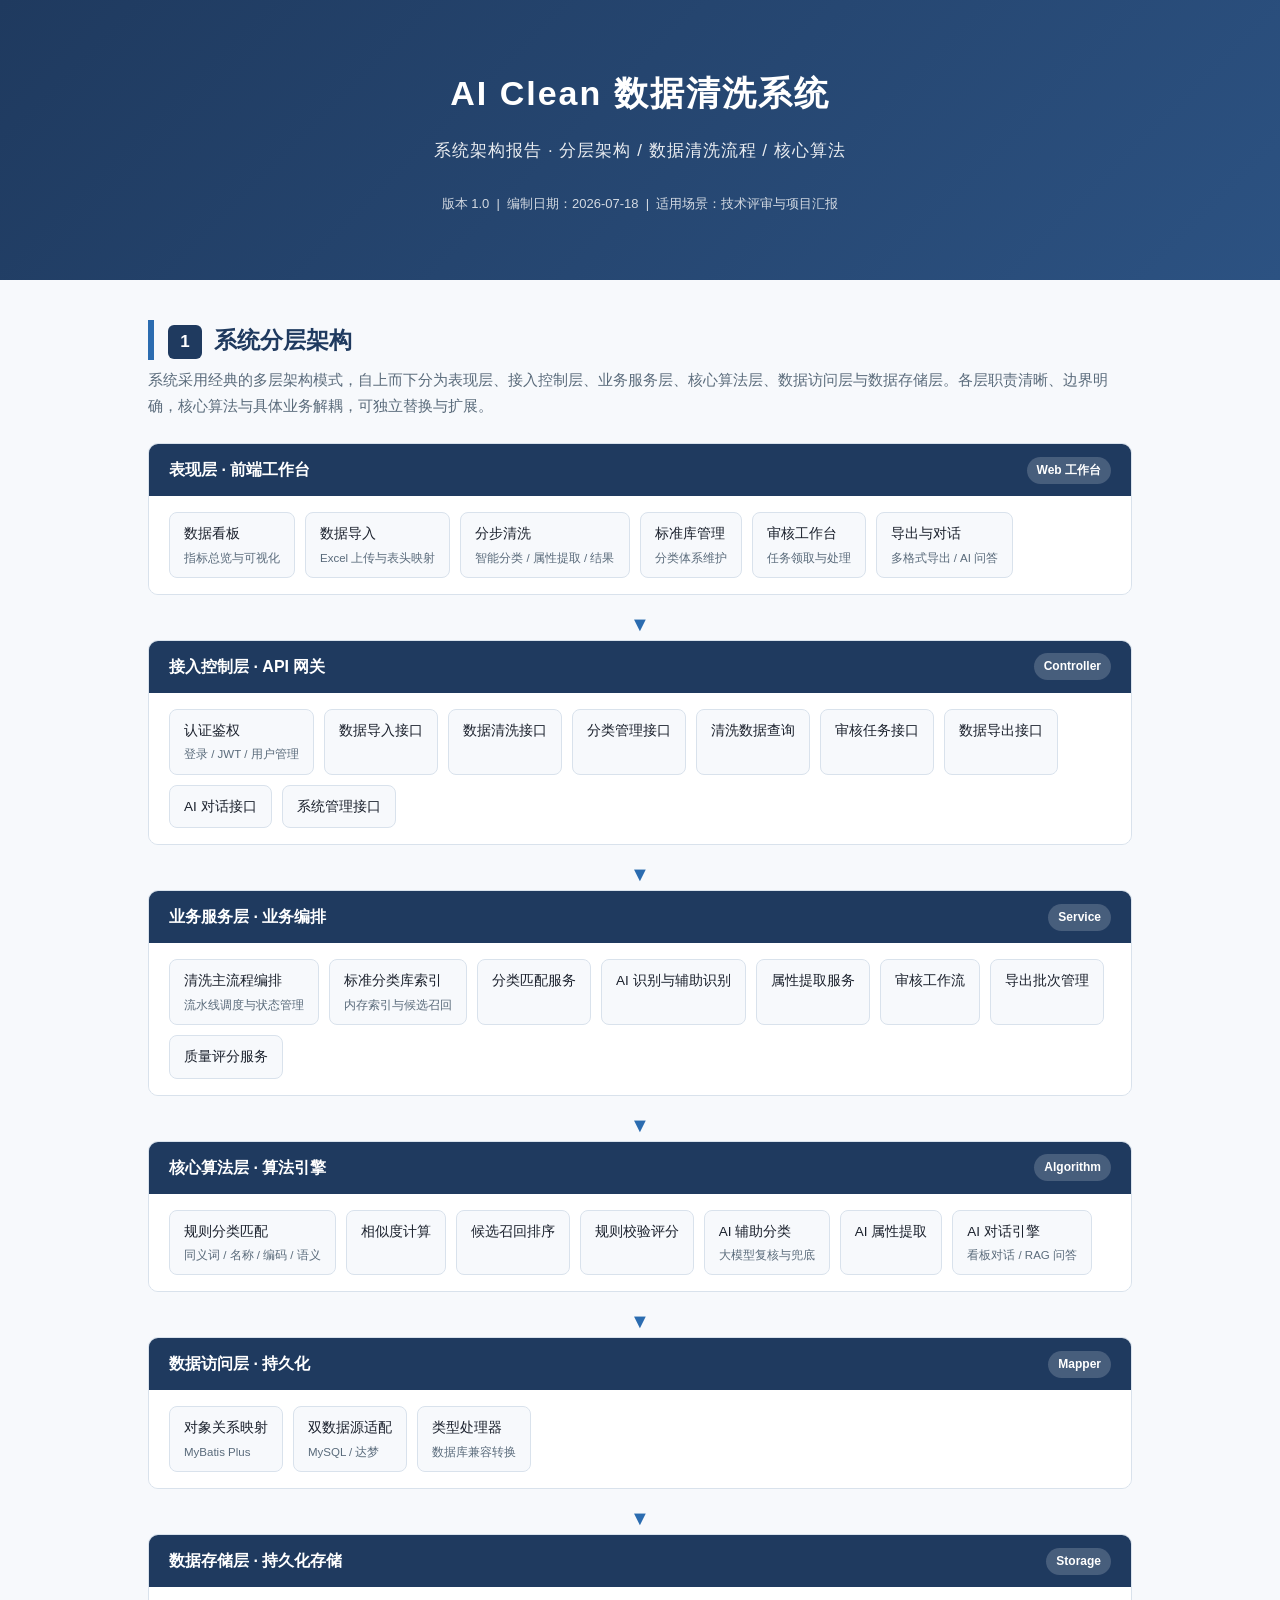
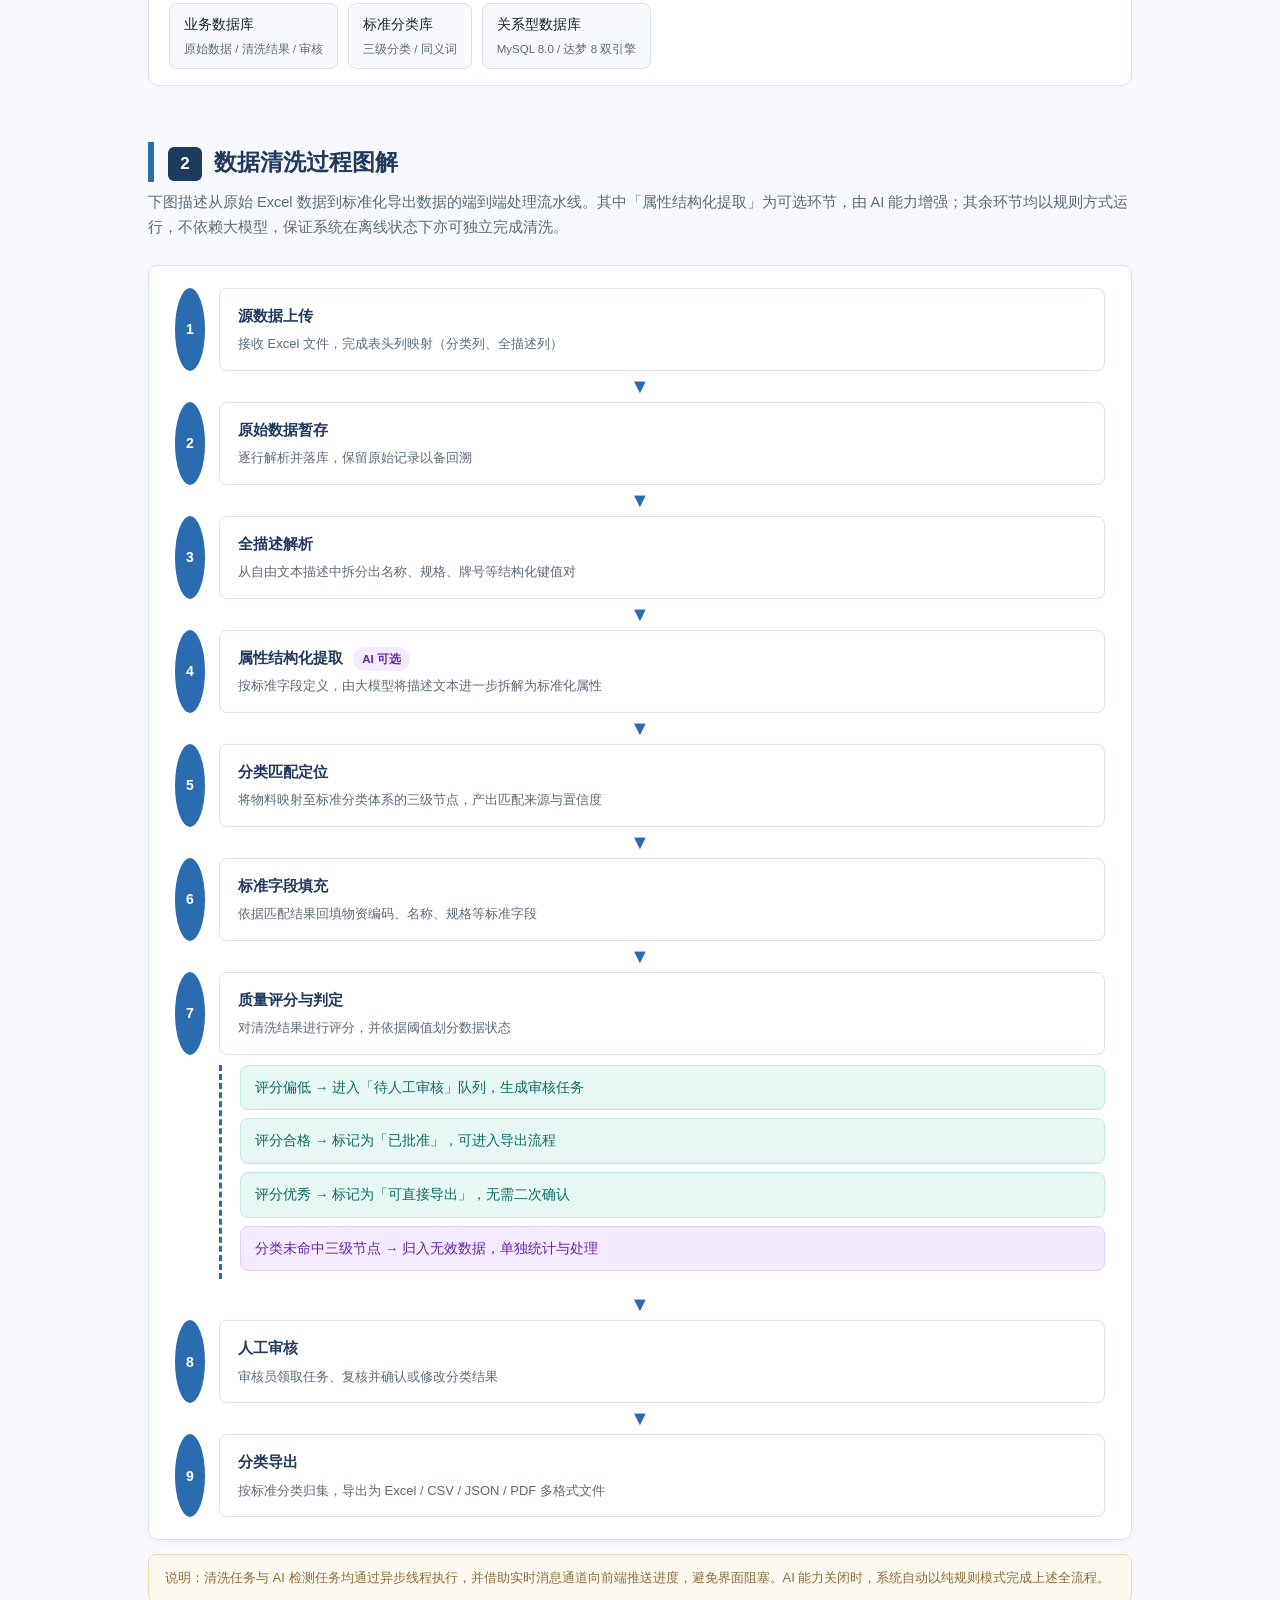
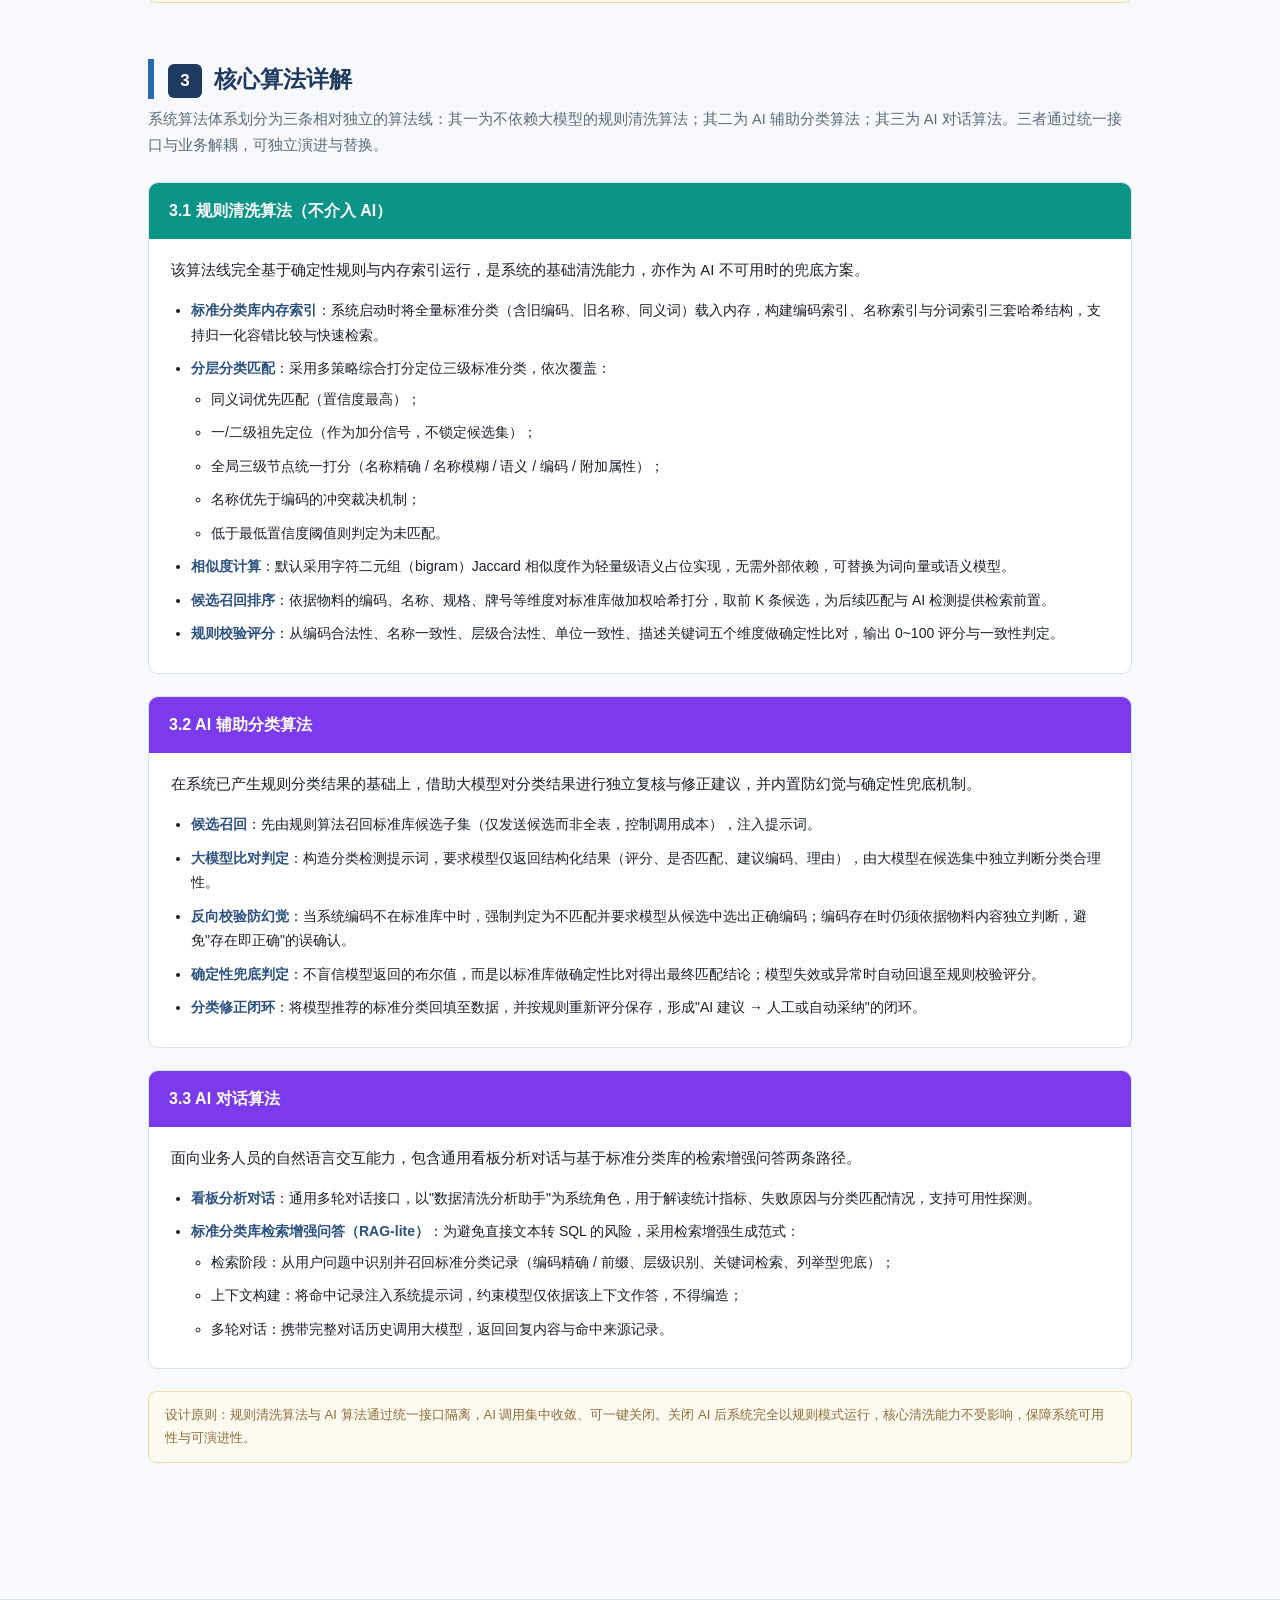
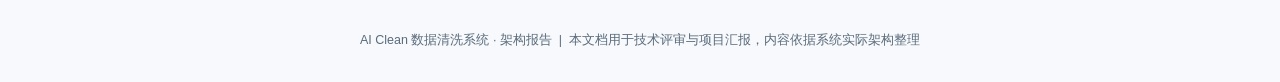
<file: data-clean-system/docs/system-architecture-report.html>
<!DOCTYPE html>
<html lang="zh-CN">
<head>
<meta charset="UTF-8">
<meta name="viewport" content="width=device-width, initial-scale=1.0">
<title>AI Clean 数据清洗系统 · 系统架构报告</title>
<style>
  :root{
    --primary:#1f3a5f;
    --primary-light:#2c5282;
    --accent:#2b6cb0;
    --bg:#f7f9fc;
    --card:#ffffff;
    --border:#d9e2ec;
    --text:#1a202c;
    --muted:#5a6b7b;
    --ai:#7c3aed;
    --ai-bg:#f3ebff;
    --rule:#0d9488;
    --rule-bg:#e6f7f4;
  }
  *{box-sizing:border-box;}
  body{
    margin:0;
    font-family:"Microsoft YaHei","PingFang SC","Segoe UI",Helvetica,Arial,sans-serif;
    color:var(--text);
    background:var(--bg);
    line-height:1.75;
    font-size:15px;
  }
  .cover{
    background:linear-gradient(135deg,var(--primary) 0%,var(--primary-light) 100%);
    color:#fff;
    padding:64px 48px;
    text-align:center;
  }
  .cover h1{font-size:34px;margin:0 0 12px;letter-spacing:2px;font-weight:700;}
  .cover .sub{font-size:17px;opacity:.9;letter-spacing:1px;}
  .cover .meta{margin-top:28px;font-size:13px;opacity:.8;}
  .container{max-width:1080px;margin:0 auto;padding:40px 48px 80px;}
  section{margin-bottom:56px;}
  h2{
    font-size:23px;color:var(--primary);
    border-left:6px solid var(--accent);
    padding-left:14px;margin:0 0 8px;font-weight:700;
  }
  h2 .num{
    display:inline-block;background:var(--primary);color:#fff;
    width:34px;height:34px;line-height:34px;text-align:center;
    border-radius:6px;font-size:17px;margin-right:12px;vertical-align:middle;
  }
  h3{font-size:18px;color:var(--primary-light);margin:28px 0 10px;font-weight:600;}
  p.lead{color:var(--muted);margin:4px 0 24px;font-size:14.5px;}
  .card{background:var(--card);border:1px solid var(--border);border-radius:10px;padding:22px 26px;box-shadow:0 2px 8px rgba(31,58,95,.05);}

  /* 分层架构 */
  .layer{margin-bottom:14px;border-radius:10px;overflow:hidden;border:1px solid var(--border);}
  .layer-head{background:var(--primary);color:#fff;padding:12px 20px;font-weight:600;font-size:16px;display:flex;justify-content:space-between;align-items:center;}
  .layer-head .tag{font-size:12px;background:rgba(255,255,255,.18);padding:3px 10px;border-radius:20px;}
  .layer-body{background:#fff;padding:16px 20px;display:flex;flex-wrap:wrap;gap:10px;}
  .comp{background:var(--bg);border:1px solid var(--border);border-radius:8px;padding:9px 14px;font-size:13.5px;color:var(--text);}
  .comp small{display:block;color:var(--muted);font-size:11.5px;margin-top:2px;}
  .flow-arrow{text-align:center;color:var(--accent);font-size:20px;margin:-2px 0;}

  /* 清洗流程 */
  .flow{display:flex;flex-direction:column;gap:0;}
  .step{display:flex;align-items:stretch;gap:0;}
  .step-box{flex:1;background:#fff;border:1px solid var(--border);border-radius:8px;padding:14px 18px;}
  .step-box .t{font-weight:600;color:var(--primary);font-size:15px;}
  .step-box .d{font-size:13px;color:var(--muted);margin-top:4px;}
  .step-num{background:var(--accent);color:#fff;width:30px;min-width:30px;display:flex;align-items:center;justify-content:center;border-radius:50%;font-weight:700;margin-right:14px;font-size:14px;}
  .branch{margin:10px 0 10px 44px;border-left:3px dashed var(--accent);padding-left:18px;}
  .branch .b{background:var(--rule-bg);border:1px solid #bfe9e2;color:#0b6b61;border-radius:8px;padding:10px 14px;font-size:13.5px;margin-bottom:8px;}
  .branch .ai-b{background:var(--ai-bg);border:1px solid #e0cffb;color:#6b21a8;}

  /* 算法卡片 */
  .algo{margin-bottom:22px;border-radius:10px;border:1px solid var(--border);overflow:hidden;}
  .algo-head{padding:14px 20px;font-weight:700;font-size:16px;color:#fff;display:flex;align-items:center;gap:10px;}
  .algo-rule .algo-head{background:var(--rule);}
  .algo-ai .algo-head{background:var(--ai);}
  .algo-body{background:#fff;padding:18px 22px;}
  .algo-body ul{margin:6px 0 0;padding-left:20px;}
  .algo-body li{margin-bottom:9px;font-size:14px;}
  .algo-body li b{color:var(--primary-light);}
  .pill{display:inline-block;font-size:11.5px;padding:2px 9px;border-radius:14px;margin-left:6px;vertical-align:middle;}
  .pill.rule{background:var(--rule-bg);color:#0b6b61;}
  .pill.ai{background:var(--ai-bg);color:#6b21a8;}
  .note{background:#fffaf0;border:1px solid #f0d9a8;border-radius:8px;padding:12px 16px;font-size:13px;color:#8a6d3b;margin-top:14px;}
  footer{text-align:center;color:var(--muted);font-size:12.5px;padding:30px;border-top:1px solid var(--border);}
  @media print{
    body{background:#fff;font-size:13px;}
    .layer-head,.cover{ -webkit-print-color-adjust:exact;print-color-adjust:exact;}
    section{page-break-inside:avoid;}
  }
</style>
</head>
<body>

<div class="cover">
  <h1>AI Clean 数据清洗系统</h1>
  <div class="sub">系统架构报告 · 分层架构 / 数据清洗流程 / 核心算法</div>
  <div class="meta">版本 1.0 &nbsp;|&nbsp; 编制日期：2026-07-18 &nbsp;|&nbsp; 适用场景：技术评审与项目汇报</div>
</div>

<div class="container">

  <!-- 1. 分层架构 -->
  <section>
    <h2><span class="num">1</span>系统分层架构</h2>
    <p class="lead">系统采用经典的多层架构模式，自上而下分为表现层、接入控制层、业务服务层、核心算法层、数据访问层与数据存储层。各层职责清晰、边界明确，核心算法与具体业务解耦，可独立替换与扩展。</p>

    <div class="layer">
      <div class="layer-head">表现层 · 前端工作台 <span class="tag">Web 工作台</span></div>
      <div class="layer-body">
        <div class="comp">数据看板<small>指标总览与可视化</small></div>
        <div class="comp">数据导入<small>Excel 上传与表头映射</small></div>
        <div class="comp">分步清洗<small>智能分类 / 属性提取 / 结果</small></div>
        <div class="comp">标准库管理<small>分类体系维护</small></div>
        <div class="comp">审核工作台<small>任务领取与处理</small></div>
        <div class="comp">导出与对话<small>多格式导出 / AI 问答</small></div>
      </div>
    </div>
    <div class="flow-arrow">▼</div>

    <div class="layer">
      <div class="layer-head">接入控制层 · API 网关 <span class="tag">Controller</span></div>
      <div class="layer-body">
        <div class="comp">认证鉴权<small>登录 / JWT / 用户管理</small></div>
        <div class="comp">数据导入接口</div>
        <div class="comp">数据清洗接口</div>
        <div class="comp">分类管理接口</div>
        <div class="comp">清洗数据查询</div>
        <div class="comp">审核任务接口</div>
        <div class="comp">数据导出接口</div>
        <div class="comp">AI 对话接口</div>
        <div class="comp">系统管理接口</div>
      </div>
    </div>
    <div class="flow-arrow">▼</div>

    <div class="layer">
      <div class="layer-head">业务服务层 · 业务编排 <span class="tag">Service</span></div>
      <div class="layer-body">
        <div class="comp">清洗主流程编排<small>流水线调度与状态管理</small></div>
        <div class="comp">标准分类库索引<small>内存索引与候选召回</small></div>
        <div class="comp">分类匹配服务</div>
        <div class="comp">AI 识别与辅助识别</div>
        <div class="comp">属性提取服务</div>
        <div class="comp">审核工作流</div>
        <div class="comp">导出批次管理</div>
        <div class="comp">质量评分服务</div>
      </div>
    </div>
    <div class="flow-arrow">▼</div>

    <div class="layer">
      <div class="layer-head">核心算法层 · 算法引擎 <span class="tag">Algorithm</span></div>
      <div class="layer-body">
        <div class="comp">规则分类匹配<small>同义词 / 名称 / 编码 / 语义</small></div>
        <div class="comp">相似度计算</div>
        <div class="comp">候选召回排序</div>
        <div class="comp">规则校验评分</div>
        <div class="comp">AI 辅助分类<small>大模型复核与兜底</small></div>
        <div class="comp">AI 属性提取</div>
        <div class="comp">AI 对话引擎<small>看板对话 / RAG 问答</small></div>
      </div>
    </div>
    <div class="flow-arrow">▼</div>

    <div class="layer">
      <div class="layer-head">数据访问层 · 持久化 <span class="tag">Mapper</span></div>
      <div class="layer-body">
        <div class="comp">对象关系映射<small>MyBatis Plus</small></div>
        <div class="comp">双数据源适配<small>MySQL / 达梦</small></div>
        <div class="comp">类型处理器<small>数据库兼容转换</small></div>
      </div>
    </div>
    <div class="flow-arrow">▼</div>

    <div class="layer">
      <div class="layer-head">数据存储层 · 持久化存储 <span class="tag">Storage</span></div>
      <div class="layer-body">
        <div class="comp">业务数据库<small>原始数据 / 清洗结果 / 审核</small></div>
        <div class="comp">标准分类库<small>三级分类 / 同义词</small></div>
        <div class="comp">关系型数据库<small>MySQL 8.0 / 达梦 8 双引擎</small></div>
      </div>
    </div>
  </section>

  <!-- 2. 数据清洗流程 -->
  <section>
    <h2><span class="num">2</span>数据清洗过程图解</h2>
    <p class="lead">下图描述从原始 Excel 数据到标准化导出数据的端到端处理流水线。其中「属性结构化提取」为可选环节，由 AI 能力增强；其余环节均以规则方式运行，不依赖大模型，保证系统在离线状态下亦可独立完成清洗。</p>

    <div class="card">
      <div class="flow">
        <div class="step"><div class="step-num">1</div><div class="step-box"><div class="t">源数据上传</div><div class="d">接收 Excel 文件，完成表头列映射（分类列、全描述列）</div></div></div>
        <div class="flow-arrow">▼</div>
        <div class="step"><div class="step-num">2</div><div class="step-box"><div class="t">原始数据暂存</div><div class="d">逐行解析并落库，保留原始记录以备回溯</div></div></div>
        <div class="flow-arrow">▼</div>
        <div class="step"><div class="step-num">3</div><div class="step-box"><div class="t">全描述解析</div><div class="d">从自由文本描述中拆分出名称、规格、牌号等结构化键值对</div></div></div>
        <div class="flow-arrow">▼</div>
        <div class="step"><div class="step-num">4</div><div class="step-box"><div class="t">属性结构化提取 <span class="pill ai">AI 可选</span></div><div class="d">按标准字段定义，由大模型将描述文本进一步拆解为标准化属性</div></div></div>
        <div class="flow-arrow">▼</div>
        <div class="step"><div class="step-num">5</div><div class="step-box"><div class="t">分类匹配定位</div><div class="d">将物料映射至标准分类体系的三级节点，产出匹配来源与置信度</div></div></div>
        <div class="flow-arrow">▼</div>
        <div class="step"><div class="step-num">6</div><div class="step-box"><div class="t">标准字段填充</div><div class="d">依据匹配结果回填物资编码、名称、规格等标准字段</div></div></div>
        <div class="flow-arrow">▼</div>
        <div class="step"><div class="step-num">7</div><div class="step-box"><div class="t">质量评分与判定</div><div class="d">对清洗结果进行评分，并依据阈值划分数据状态</div></div></div>

        <div class="branch">
          <div class="b">评分偏低 → 进入「待人工审核」队列，生成审核任务</div>
          <div class="b">评分合格 → 标记为「已批准」，可进入导出流程</div>
          <div class="b">评分优秀 → 标记为「可直接导出」，无需二次确认</div>
          <div class="b ai-b">分类未命中三级节点 → 归入无效数据，单独统计与处理</div>
        </div>
        <div class="flow-arrow">▼</div>
        <div class="step"><div class="step-num">8</div><div class="step-box"><div class="t">人工审核</div><div class="d">审核员领取任务、复核并确认或修改分类结果</div></div></div>
        <div class="flow-arrow">▼</div>
        <div class="step"><div class="step-num">9</div><div class="step-box"><div class="t">分类导出</div><div class="d">按标准分类归集，导出为 Excel / CSV / JSON / PDF 多格式文件</div></div></div>
      </div>
    </div>
    <div class="note">说明：清洗任务与 AI 检测任务均通过异步线程执行，并借助实时消息通道向前端推送进度，避免界面阻塞。AI 能力关闭时，系统自动以纯规则模式完成上述全流程。</div>
  </section>

  <!-- 3. 算法部分 -->
  <section>
    <h2><span class="num">3</span>核心算法详解</h2>
    <p class="lead">系统算法体系划分为三条相对独立的算法线：其一为不依赖大模型的规则清洗算法；其二为 AI 辅助分类算法；其三为 AI 对话算法。三者通过统一接口与业务解耦，可独立演进与替换。</p>

    <!-- 3.1 规则清洗算法 -->
    <div class="algo algo-rule">
      <div class="algo-head">3.1 规则清洗算法（不介入 AI）</div>
      <div class="algo-body">
        <p style="margin-top:0;">该算法线完全基于确定性规则与内存索引运行，是系统的基础清洗能力，亦作为 AI 不可用时的兜底方案。</p>
        <ul>
          <li><b>标准分类库内存索引</b>：系统启动时将全量标准分类（含旧编码、旧名称、同义词）载入内存，构建编码索引、名称索引与分词索引三套哈希结构，支持归一化容错比较与快速检索。</li>
          <li><b>分层分类匹配</b>：采用多策略综合打分定位三级标准分类，依次覆盖：
            <ul>
              <li>同义词优先匹配（置信度最高）；</li>
              <li>一/二级祖先定位（作为加分信号，不锁定候选集）；</li>
              <li>全局三级节点统一打分（名称精确 / 名称模糊 / 语义 / 编码 / 附加属性）；</li>
              <li>名称优先于编码的冲突裁决机制；</li>
              <li>低于最低置信度阈值则判定为未匹配。</li>
            </ul>
          </li>
          <li><b>相似度计算</b>：默认采用字符二元组（bigram）Jaccard 相似度作为轻量级语义占位实现，无需外部依赖，可替换为词向量或语义模型。</li>
          <li><b>候选召回排序</b>：依据物料的编码、名称、规格、牌号等维度对标准库做加权哈希打分，取前 K 条候选，为后续匹配与 AI 检测提供检索前置。</li>
          <li><b>规则校验评分</b>：从编码合法性、名称一致性、层级合法性、单位一致性、描述关键词五个维度做确定性比对，输出 0~100 评分与一致性判定。</li>
        </ul>
      </div>
    </div>

    <!-- 3.2 AI 辅助分类算法 -->
    <div class="algo algo-ai">
      <div class="algo-head">3.2 AI 辅助分类算法</div>
      <div class="algo-body">
        <p style="margin-top:0;">在系统已产生规则分类结果的基础上，借助大模型对分类结果进行独立复核与修正建议，并内置防幻觉与确定性兜底机制。</p>
        <ul>
          <li><b>候选召回</b>：先由规则算法召回标准库候选子集（仅发送候选而非全表，控制调用成本），注入提示词。</li>
          <li><b>大模型比对判定</b>：构造分类检测提示词，要求模型仅返回结构化结果（评分、是否匹配、建议编码、理由），由大模型在候选集中独立判断分类合理性。</li>
          <li><b>反向校验防幻觉</b>：当系统编码不在标准库中时，强制判定为不匹配并要求模型从候选中选出正确编码；编码存在时仍须依据物料内容独立判断，避免"存在即正确"的误确认。</li>
          <li><b>确定性兜底判定</b>：不盲信模型返回的布尔值，而是以标准库做确定性比对得出最终匹配结论；模型失效或异常时自动回退至规则校验评分。</li>
          <li><b>分类修正闭环</b>：将模型推荐的标准分类回填至数据，并按规则重新评分保存，形成"AI 建议 → 人工或自动采纳"的闭环。</li>
        </ul>
      </div>
    </div>

    <!-- 3.3 AI 对话算法 -->
    <div class="algo algo-ai">
      <div class="algo-head">3.3 AI 对话算法</div>
      <div class="algo-body">
        <p style="margin-top:0;">面向业务人员的自然语言交互能力，包含通用看板分析对话与基于标准分类库的检索增强问答两条路径。</p>
        <ul>
          <li><b>看板分析对话</b>：通用多轮对话接口，以"数据清洗分析助手"为系统角色，用于解读统计指标、失败原因与分类匹配情况，支持可用性探测。</li>
          <li><b>标准分类库检索增强问答（RAG-lite）</b>：为避免直接文本转 SQL 的风险，采用检索增强生成范式：
            <ul>
              <li>检索阶段：从用户问题中识别并召回标准分类记录（编码精确 / 前缀、层级识别、关键词检索、列举型兜底）；</li>
              <li>上下文构建：将命中记录注入系统提示词，约束模型仅依据该上下文作答，不得编造；</li>
              <li>多轮对话：携带完整对话历史调用大模型，返回回复内容与命中来源记录。</li>
            </ul>
          </li>
        </ul>
      </div>
    </div>

    <div class="note">设计原则：规则清洗算法与 AI 算法通过统一接口隔离，AI 调用集中收敛、可一键关闭。关闭 AI 后系统完全以规则模式运行，核心清洗能力不受影响，保障系统可用性与可演进性。</div>
  </section>

</div>

<footer>
  AI Clean 数据清洗系统 · 架构报告 &nbsp;|&nbsp; 本文档用于技术评审与项目汇报，内容依据系统实际架构整理
</footer>

</body>
</html>
</file>
